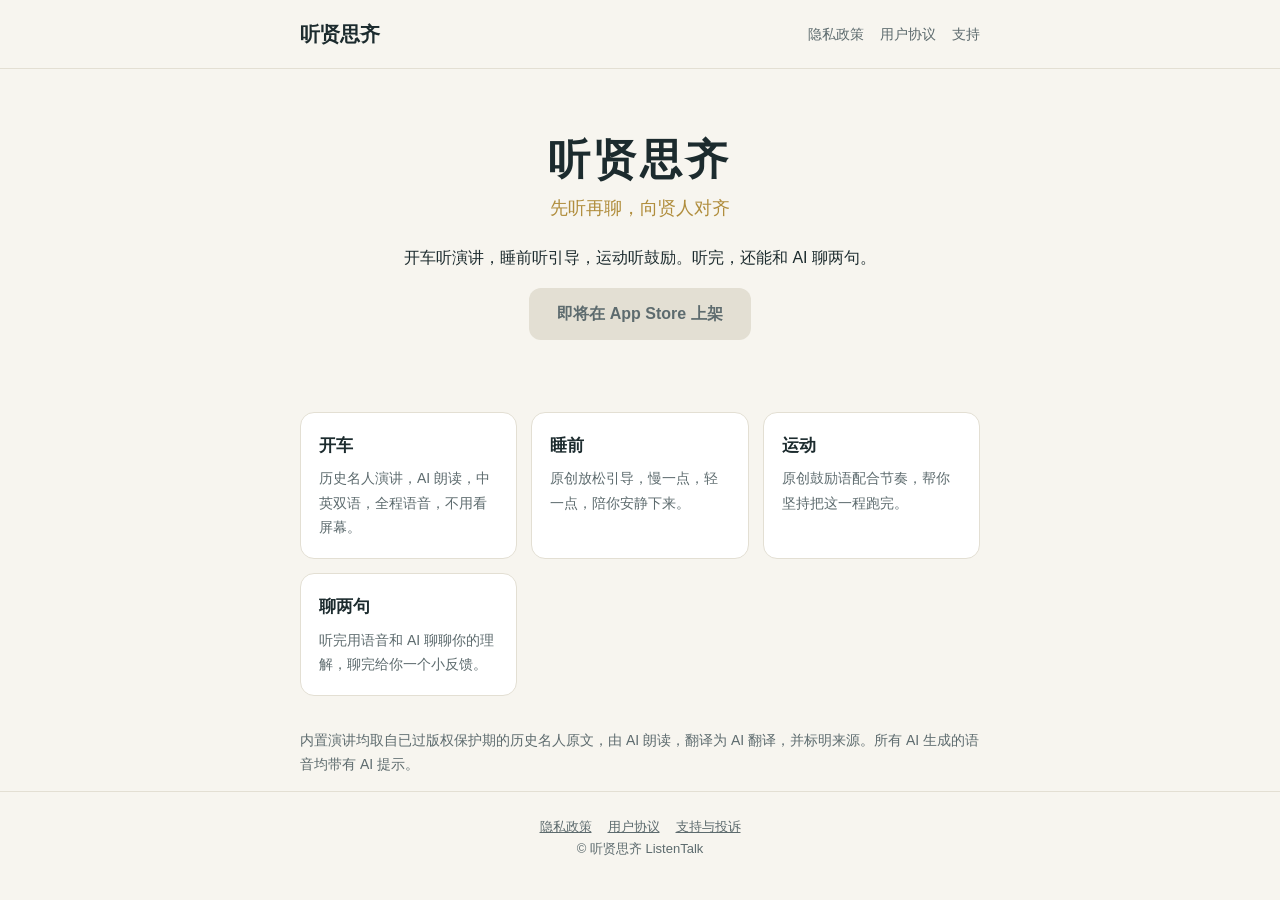
<file: index.html>
<!doctype html>
<html lang="zh-CN"><head><meta charset="utf-8">
<meta name="viewport" content="width=device-width,initial-scale=1">
<title>听贤思齐 - 开车、睡前、运动的 AI 有声陪伴</title><link rel="stylesheet" href="/style.css"></head><body>
<header><div class="wrap"><a class="brand" href="/">听贤思齐</a>
<nav><a href="/privacy.html">隐私政策</a><a href="/terms.html">用户协议</a><a href="/support.html">支持</a></nav></div></header>
<main class="wrap">
<section class="hero"><h1>听贤思齐</h1><p class="tag">先听再聊，向贤人对齐</p>
<p>开车听演讲，睡前听引导，运动听鼓励。听完，还能和 AI 聊两句。</p>
<a class="btn off" href="#">即将在 App Store 上架</a></section>
<div class="cards">
<div class="card"><h3>开车</h3><p>历史名人演讲，AI 朗读，中英双语，全程语音，不用看屏幕。</p></div>
<div class="card"><h3>睡前</h3><p>原创放松引导，慢一点，轻一点，陪你安静下来。</p></div>
<div class="card"><h3>运动</h3><p>原创鼓励语配合节奏，帮你坚持把这一程跑完。</p></div>
<div class="card"><h3>聊两句</h3><p>听完用语音和 AI 聊聊你的理解，聊完给你一个小反馈。</p></div></div>
<p class="note">内置演讲均取自已过版权保护期的历史名人原文，由 AI 朗读，翻译为 AI 翻译，并标明来源。所有 AI 生成的语音均带有 AI 提示。</p></main>
<footer><div class="wrap"><a href="/privacy.html">隐私政策</a><a href="/terms.html">用户协议</a><a href="/support.html">支持与投诉</a><br>© 听贤思齐 ListenTalk</div></footer>
</body></html>
</file>
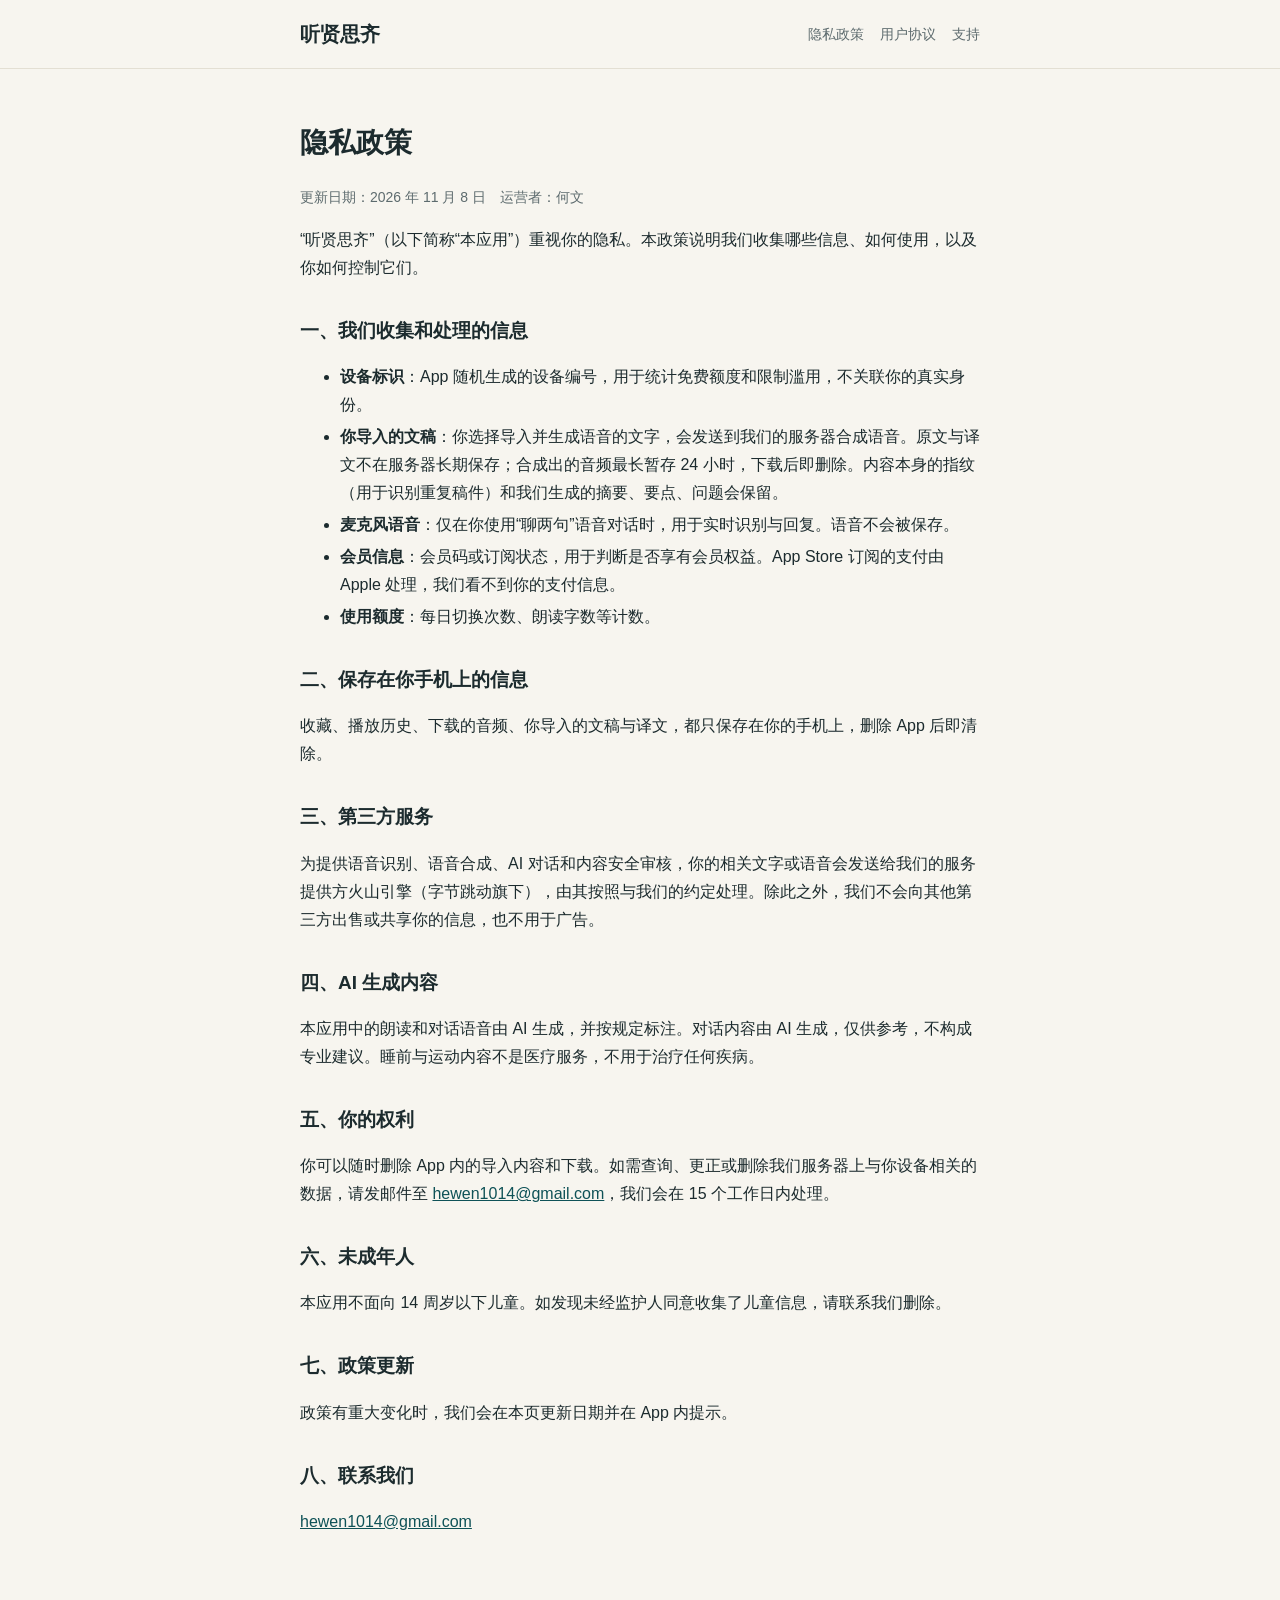
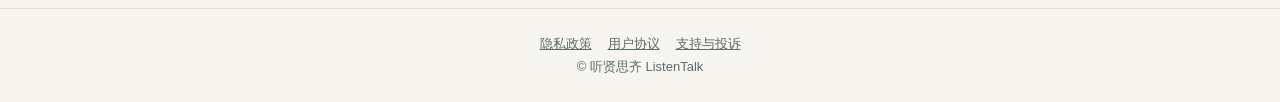
<file: privacy.html>
<!doctype html>
<html lang="zh-CN"><head><meta charset="utf-8">
<meta name="viewport" content="width=device-width,initial-scale=1">
<title>隐私政策 - 听贤思齐</title><link rel="stylesheet" href="/style.css"></head><body>
<header><div class="wrap"><a class="brand" href="/">听贤思齐</a>
<nav><a href="/privacy.html">隐私政策</a><a href="/terms.html">用户协议</a><a href="/support.html">支持</a></nav></div></header>
<main class="wrap"><article><h1>隐私政策</h1>
<p class="note">更新日期：2026 年 11 月 8 日　运营者：何文</p>
<p>“听贤思齐”（以下简称“本应用”）重视你的隐私。本政策说明我们收集哪些信息、如何使用，以及你如何控制它们。</p>
<h2>一、我们收集和处理的信息</h2>
<ul>
<li><b>设备标识</b>：App 随机生成的设备编号，用于统计免费额度和限制滥用，不关联你的真实身份。</li>
<li><b>你导入的文稿</b>：你选择导入并生成语音的文字，会发送到我们的服务器合成语音。原文与译文不在服务器长期保存；合成出的音频最长暂存 24 小时，下载后即删除。内容本身的指纹（用于识别重复稿件）和我们生成的摘要、要点、问题会保留。</li>
<li><b>麦克风语音</b>：仅在你使用“聊两句”语音对话时，用于实时识别与回复。语音不会被保存。</li>
<li><b>会员信息</b>：会员码或订阅状态，用于判断是否享有会员权益。App Store 订阅的支付由 Apple 处理，我们看不到你的支付信息。</li>
<li><b>使用额度</b>：每日切换次数、朗读字数等计数。</li>
</ul>
<h2>二、保存在你手机上的信息</h2>
<p>收藏、播放历史、下载的音频、你导入的文稿与译文，都只保存在你的手机上，删除 App 后即清除。</p>
<h2>三、第三方服务</h2>
<p>为提供语音识别、语音合成、AI 对话和内容安全审核，你的相关文字或语音会发送给我们的服务提供方火山引擎（字节跳动旗下），由其按照与我们的约定处理。除此之外，我们不会向其他第三方出售或共享你的信息，也不用于广告。</p>
<h2>四、AI 生成内容</h2>
<p>本应用中的朗读和对话语音由 AI 生成，并按规定标注。对话内容由 AI 生成，仅供参考，不构成专业建议。睡前与运动内容不是医疗服务，不用于治疗任何疾病。</p>
<h2>五、你的权利</h2>
<p>你可以随时删除 App 内的导入内容和下载。如需查询、更正或删除我们服务器上与你设备相关的数据，请发邮件至 <a href="mailto:hewen1014@gmail.com">hewen1014@gmail.com</a>，我们会在 15 个工作日内处理。</p>
<h2>六、未成年人</h2>
<p>本应用不面向 14 周岁以下儿童。如发现未经监护人同意收集了儿童信息，请联系我们删除。</p>
<h2>七、政策更新</h2>
<p>政策有重大变化时，我们会在本页更新日期并在 App 内提示。</p>
<h2>八、联系我们</h2>
<p><a href="mailto:hewen1014@gmail.com">hewen1014@gmail.com</a></p></article></main>
<footer><div class="wrap"><a href="/privacy.html">隐私政策</a><a href="/terms.html">用户协议</a><a href="/support.html">支持与投诉</a><br>© 听贤思齐 ListenTalk</div></footer>
</body></html>
</file>
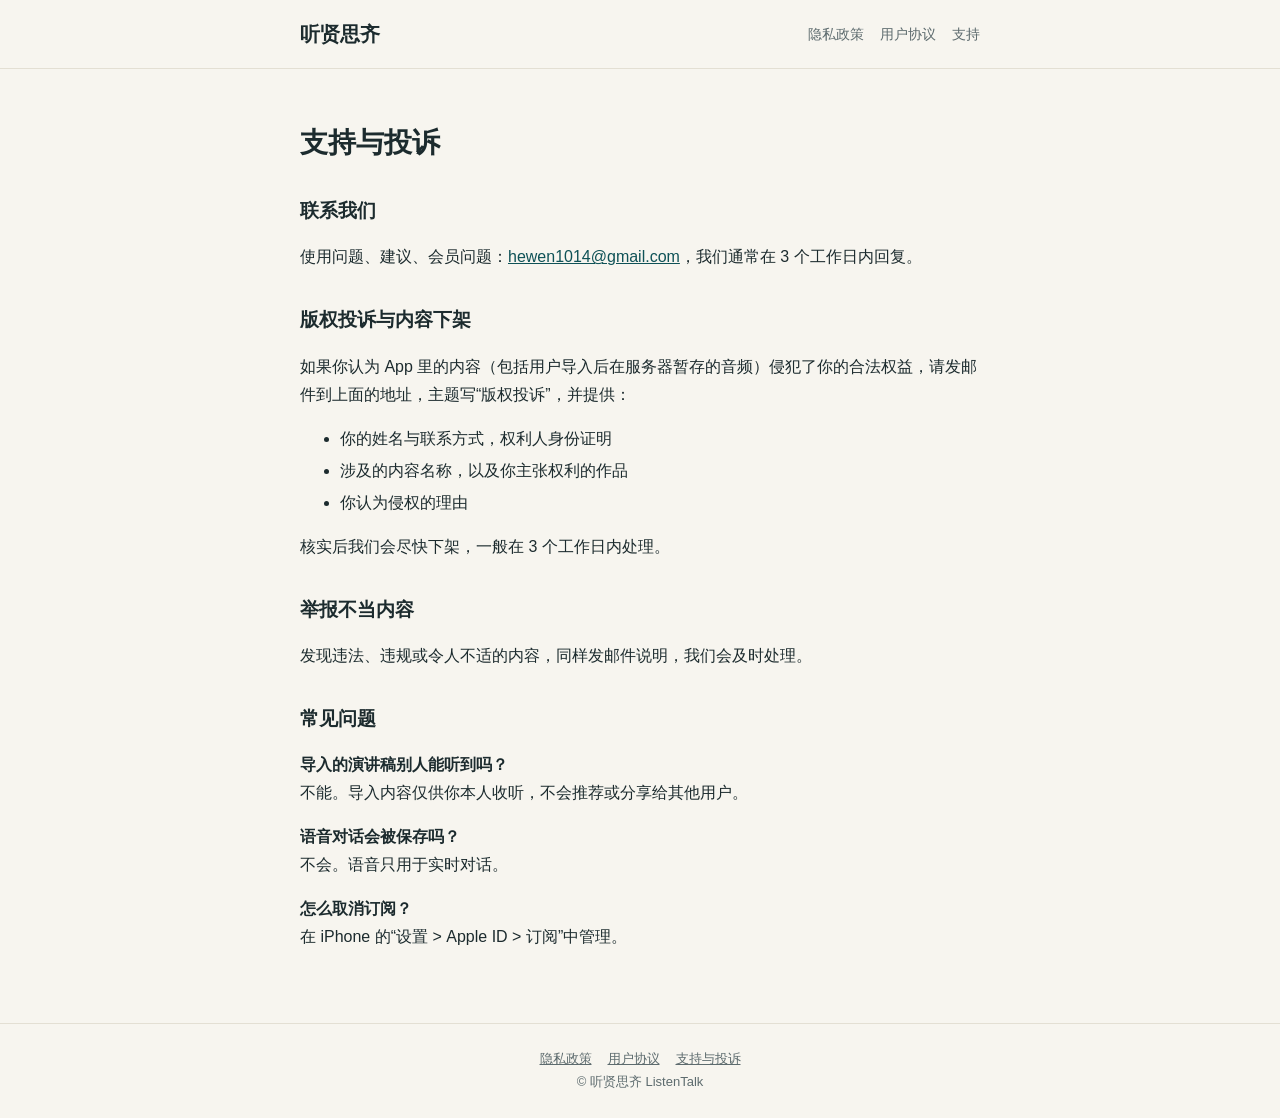
<file: support.html>
<!doctype html>
<html lang="zh-CN"><head><meta charset="utf-8">
<meta name="viewport" content="width=device-width,initial-scale=1">
<title>支持与投诉 - 听贤思齐</title><link rel="stylesheet" href="/style.css"></head><body>
<header><div class="wrap"><a class="brand" href="/">听贤思齐</a>
<nav><a href="/privacy.html">隐私政策</a><a href="/terms.html">用户协议</a><a href="/support.html">支持</a></nav></div></header>
<main class="wrap"><article><h1>支持与投诉</h1>
<h2>联系我们</h2><p>使用问题、建议、会员问题：<a href="mailto:hewen1014@gmail.com?subject=%E5%90%AC%E8%B4%A4%E6%80%9D%E9%BD%90%E5%8F%8D%E9%A6%88">hewen1014@gmail.com</a>，我们通常在 3 个工作日内回复。</p>
<h2>版权投诉与内容下架</h2>
<p>如果你认为 App 里的内容（包括用户导入后在服务器暂存的音频）侵犯了你的合法权益，请发邮件到上面的地址，主题写“版权投诉”，并提供：</p>
<ul><li>你的姓名与联系方式，权利人身份证明</li><li>涉及的内容名称，以及你主张权利的作品</li><li>你认为侵权的理由</li></ul>
<p>核实后我们会尽快下架，一般在 3 个工作日内处理。</p>
<h2>举报不当内容</h2><p>发现违法、违规或令人不适的内容，同样发邮件说明，我们会及时处理。</p>
<h2>常见问题</h2>
<p><b>导入的演讲稿别人能听到吗？</b><br>不能。导入内容仅供你本人收听，不会推荐或分享给其他用户。</p>
<p><b>语音对话会被保存吗？</b><br>不会。语音只用于实时对话。</p>
<p><b>怎么取消订阅？</b><br>在 iPhone 的“设置 &gt; Apple ID &gt; 订阅”中管理。</p></article></main>
<footer><div class="wrap"><a href="/privacy.html">隐私政策</a><a href="/terms.html">用户协议</a><a href="/support.html">支持与投诉</a><br>© 听贤思齐 ListenTalk</div></footer>
</body></html>
</file>
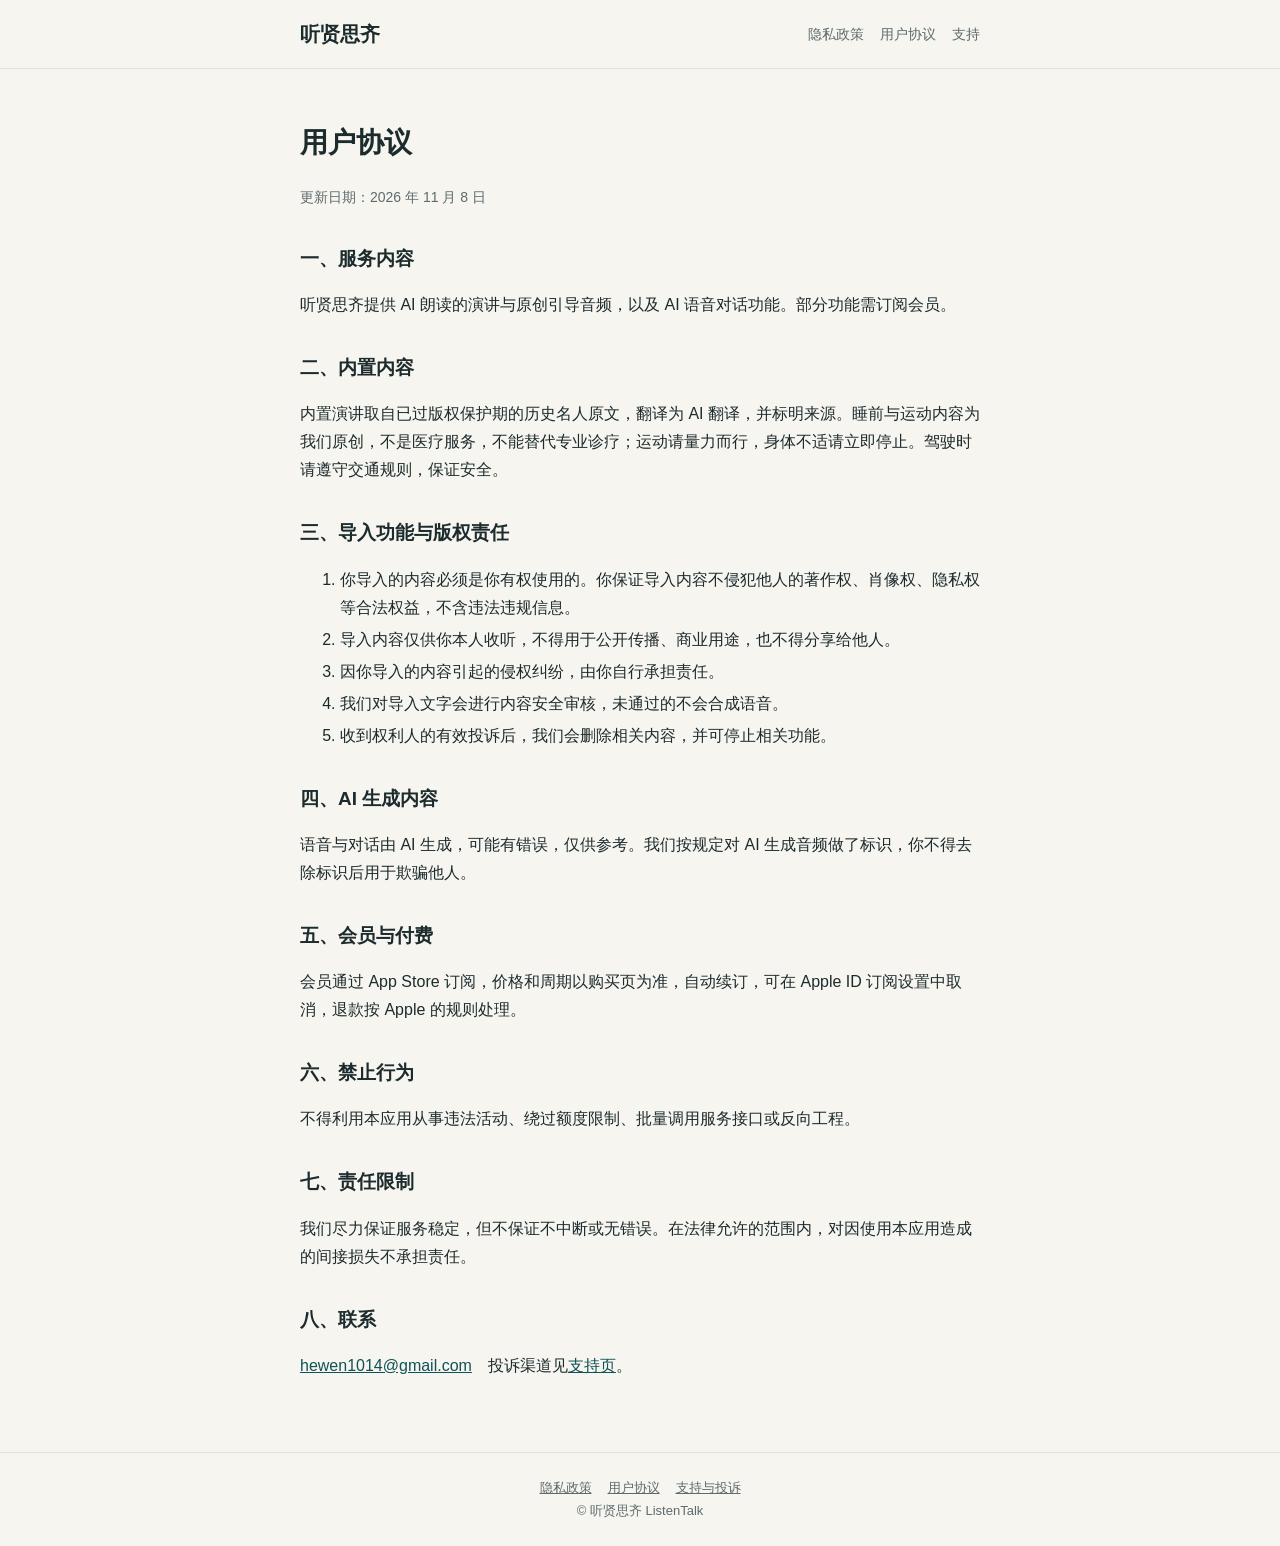
<file: terms.html>
<!doctype html>
<html lang="zh-CN"><head><meta charset="utf-8">
<meta name="viewport" content="width=device-width,initial-scale=1">
<title>用户协议 - 听贤思齐</title><link rel="stylesheet" href="/style.css"></head><body>
<header><div class="wrap"><a class="brand" href="/">听贤思齐</a>
<nav><a href="/privacy.html">隐私政策</a><a href="/terms.html">用户协议</a><a href="/support.html">支持</a></nav></div></header>
<main class="wrap"><article><h1>用户协议</h1>
<p class="note">更新日期：2026 年 11 月 8 日</p>
<h2>一、服务内容</h2>
<p>听贤思齐提供 AI 朗读的演讲与原创引导音频，以及 AI 语音对话功能。部分功能需订阅会员。</p>
<h2>二、内置内容</h2>
<p>内置演讲取自已过版权保护期的历史名人原文，翻译为 AI 翻译，并标明来源。睡前与运动内容为我们原创，不是医疗服务，不能替代专业诊疗；运动请量力而行，身体不适请立即停止。驾驶时请遵守交通规则，保证安全。</p>
<h2>三、导入功能与版权责任</h2>
<ol>
<li>你导入的内容必须是你有权使用的。你保证导入内容不侵犯他人的著作权、肖像权、隐私权等合法权益，不含违法违规信息。</li>
<li>导入内容仅供你本人收听，不得用于公开传播、商业用途，也不得分享给他人。</li>
<li>因你导入的内容引起的侵权纠纷，由你自行承担责任。</li>
<li>我们对导入文字会进行内容安全审核，未通过的不会合成语音。</li>
<li>收到权利人的有效投诉后，我们会删除相关内容，并可停止相关功能。</li>
</ol>
<h2>四、AI 生成内容</h2>
<p>语音与对话由 AI 生成，可能有错误，仅供参考。我们按规定对 AI 生成音频做了标识，你不得去除标识后用于欺骗他人。</p>
<h2>五、会员与付费</h2>
<p>会员通过 App Store 订阅，价格和周期以购买页为准，自动续订，可在 Apple ID 订阅设置中取消，退款按 Apple 的规则处理。</p>
<h2>六、禁止行为</h2>
<p>不得利用本应用从事违法活动、绕过额度限制、批量调用服务接口或反向工程。</p>
<h2>七、责任限制</h2>
<p>我们尽力保证服务稳定，但不保证不中断或无错误。在法律允许的范围内，对因使用本应用造成的间接损失不承担责任。</p>
<h2>八、联系</h2>
<p><a href="mailto:hewen1014@gmail.com">hewen1014@gmail.com</a>　投诉渠道见<a href="/support.html">支持页</a>。</p></article></main>
<footer><div class="wrap"><a href="/privacy.html">隐私政策</a><a href="/terms.html">用户协议</a><a href="/support.html">支持与投诉</a><br>© 听贤思齐 ListenTalk</div></footer>
</body></html>
</file>
<file: style.css>
:root{--bg:#f7f5ef;--fg:#1c2b2e;--mute:#5d6b6e;--accent:#0f5257;--gold:#b08d3c;--card:#fff;--line:#e3dfd3}
@media(prefers-color-scheme:dark){:root{--bg:#10191b;--fg:#e8ece9;--mute:#9aa8aa;--accent:#6ec1c6;--gold:#d8b45e;--card:#18262a;--line:#27393d}}
*{box-sizing:border-box}
body{margin:0;background:var(--bg);color:var(--fg);font:16px/1.75 -apple-system,"PingFang SC","Noto Sans SC",sans-serif}
.wrap{max-width:720px;margin:0 auto;padding:0 20px}
header{padding:20px 0;border-bottom:1px solid var(--line)}
header .wrap{display:flex;justify-content:space-between;align-items:center}
header a.brand{font:600 20px "Songti SC","Noto Serif SC",serif;color:var(--fg);text-decoration:none}
nav a{color:var(--mute);text-decoration:none;margin-left:16px;font-size:14px}
a{color:var(--accent)}
.hero{padding:64px 0 40px;text-align:center}
.hero h1{font:700 42px/1.3 "Songti SC","Noto Serif SC",serif;margin:0 0 8px;letter-spacing:4px}
.hero p.tag{color:var(--gold);font:18px "Songti SC",serif;margin:0 0 24px}
.btn{display:inline-block;background:var(--accent);color:#fff;padding:12px 28px;border-radius:12px;text-decoration:none;font-weight:600}
.btn.off{background:var(--line);color:var(--mute);cursor:default}
.cards{display:grid;grid-template-columns:repeat(auto-fit,minmax(200px,1fr));gap:14px;margin:32px 0}
.card{background:var(--card);border:1px solid var(--line);border-radius:14px;padding:18px}
.card h3{margin:0 0 6px;font-size:17px}.card p{margin:0;color:var(--mute);font-size:14px}
article{padding:32px 0 56px}article h1{font:700 28px "Songti SC",serif}
article h2{font-size:19px;margin-top:32px}article li{margin:4px 0}
.note{color:var(--mute);font-size:14px}
footer{border-top:1px solid var(--line);padding:24px 0;color:var(--mute);font-size:13px;text-align:center}
footer a{color:var(--mute);margin:0 8px}
</file>
